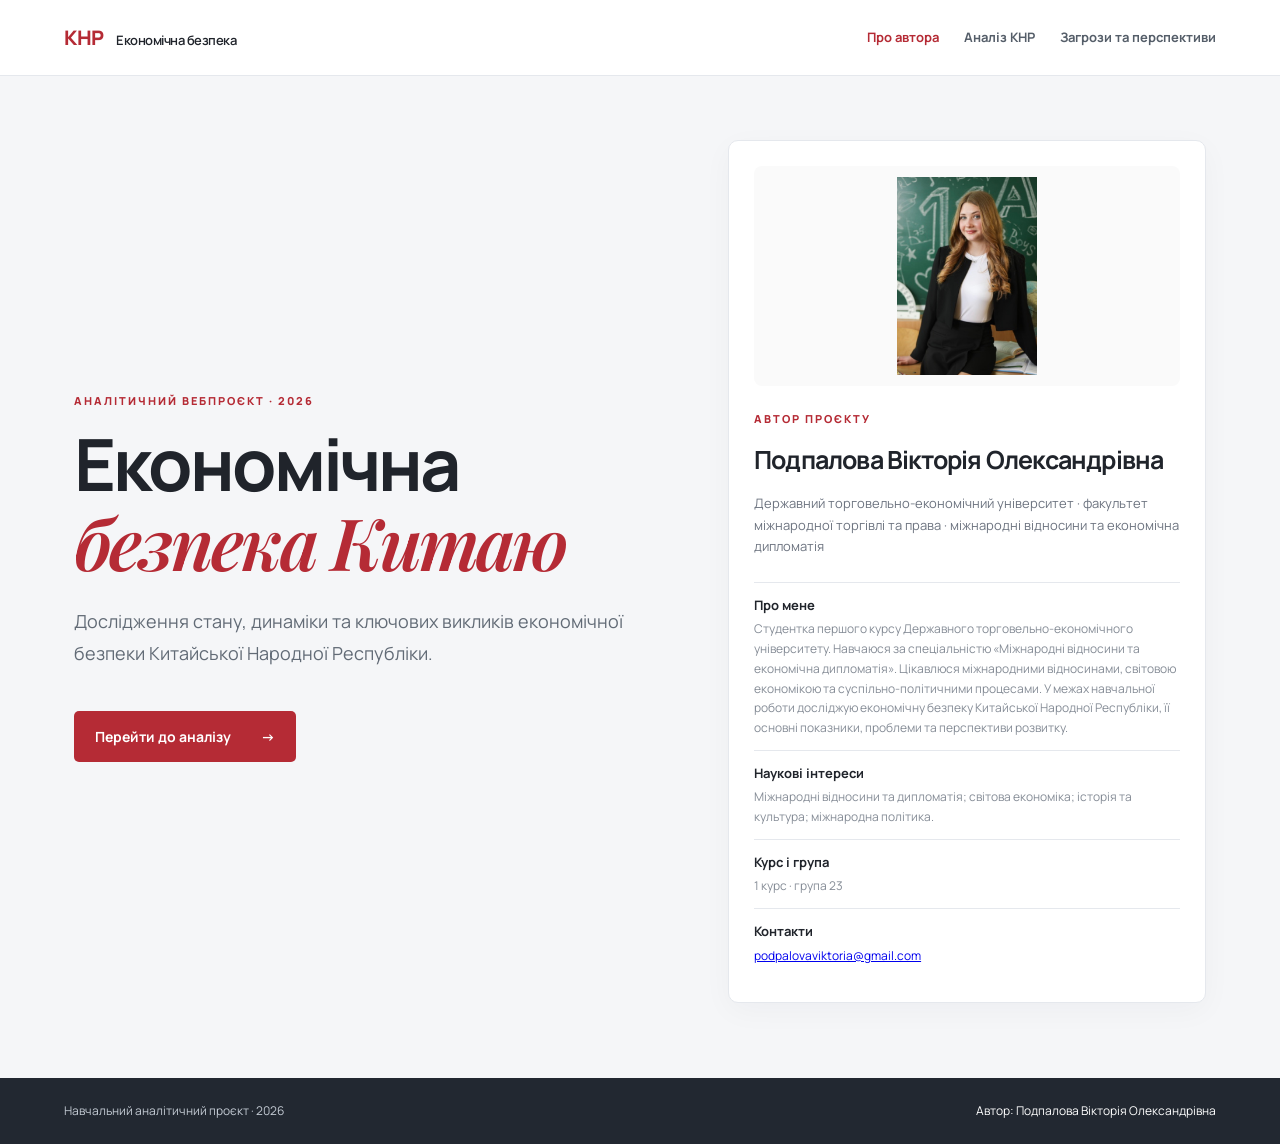
<file: index.html>
<!doctype html>
<html lang="uk"><head><meta charset="utf-8"><meta name="viewport" content="width=device-width,initial-scale=1"><title>Економічна безпека КНР | Про автора</title><link rel="stylesheet" href="style.css"></head>
<body><header class="top"><a class="brand" href="index.html">КНР <span>Економічна безпека</span></a><nav><a class="active" href="index.html">Про автора</a><a href="china.html">Аналіз КНР</a><a href="risks.html">Загрози та перспективи</a></nav></header>
<main class="hero author"><section class="intro"><p class="eyebrow">АНАЛІТИЧНИЙ ВЕБПРОЄКТ · 2026</p><h1>Економічна<br><em>безпека Китаю</em></h1><p class="lead">Дослідження стану, динаміки та ключових викликів економічної безпеки Китайської Народної Республіки.</p><a class="btn" href="china.html">Перейти до аналізу <span>→</span></a></section>
<section class="profile card"><div class="photo-frame"><img class="author-photo" src="photo-author.jpeg" alt="Фото авторки проєкту"></div><p class="eyebrow">АВТОР ПРОЄКТУ</p><h2>Подпалова Вікторія Олександрівна</h2><p class="muted">Державний торговельно-економічний університет · факультет міжнародної торгівлі та права · міжнародні відносини та економічна дипломатія</p><div class="placeholder-list"><div><b>Про мене</b><span>Студентка першого курсу Державного торговельно-економічного університету. Навчаюся за спеціальністю «Міжнародні відносини та економічна дипломатія». Цікавлюся міжнародними відносинами, світовою економікою та суспільно-політичними процесами. У межах навчальної роботи досліджую економічну безпеку Китайської Народної Республіки, її основні показники, проблеми та перспективи розвитку.</span></div><div><b>Наукові інтереси</b><span>Міжнародні відносини та дипломатія; світова економіка; історія та культура; міжнародна політика.</span></div><div><b>Курс і група</b><span>1 курс · група 23</span></div><div><b>Контакти</b><span><a href="mailto:podpalovaviktoria@gmail.com">podpalovaviktoria@gmail.com</a></span></div></div></section></main>
<footer>Навчальний аналітичний проєкт · 2026 <span>Автор: Подпалова Вікторія Олександрівна</span></footer></body></html>
</file>
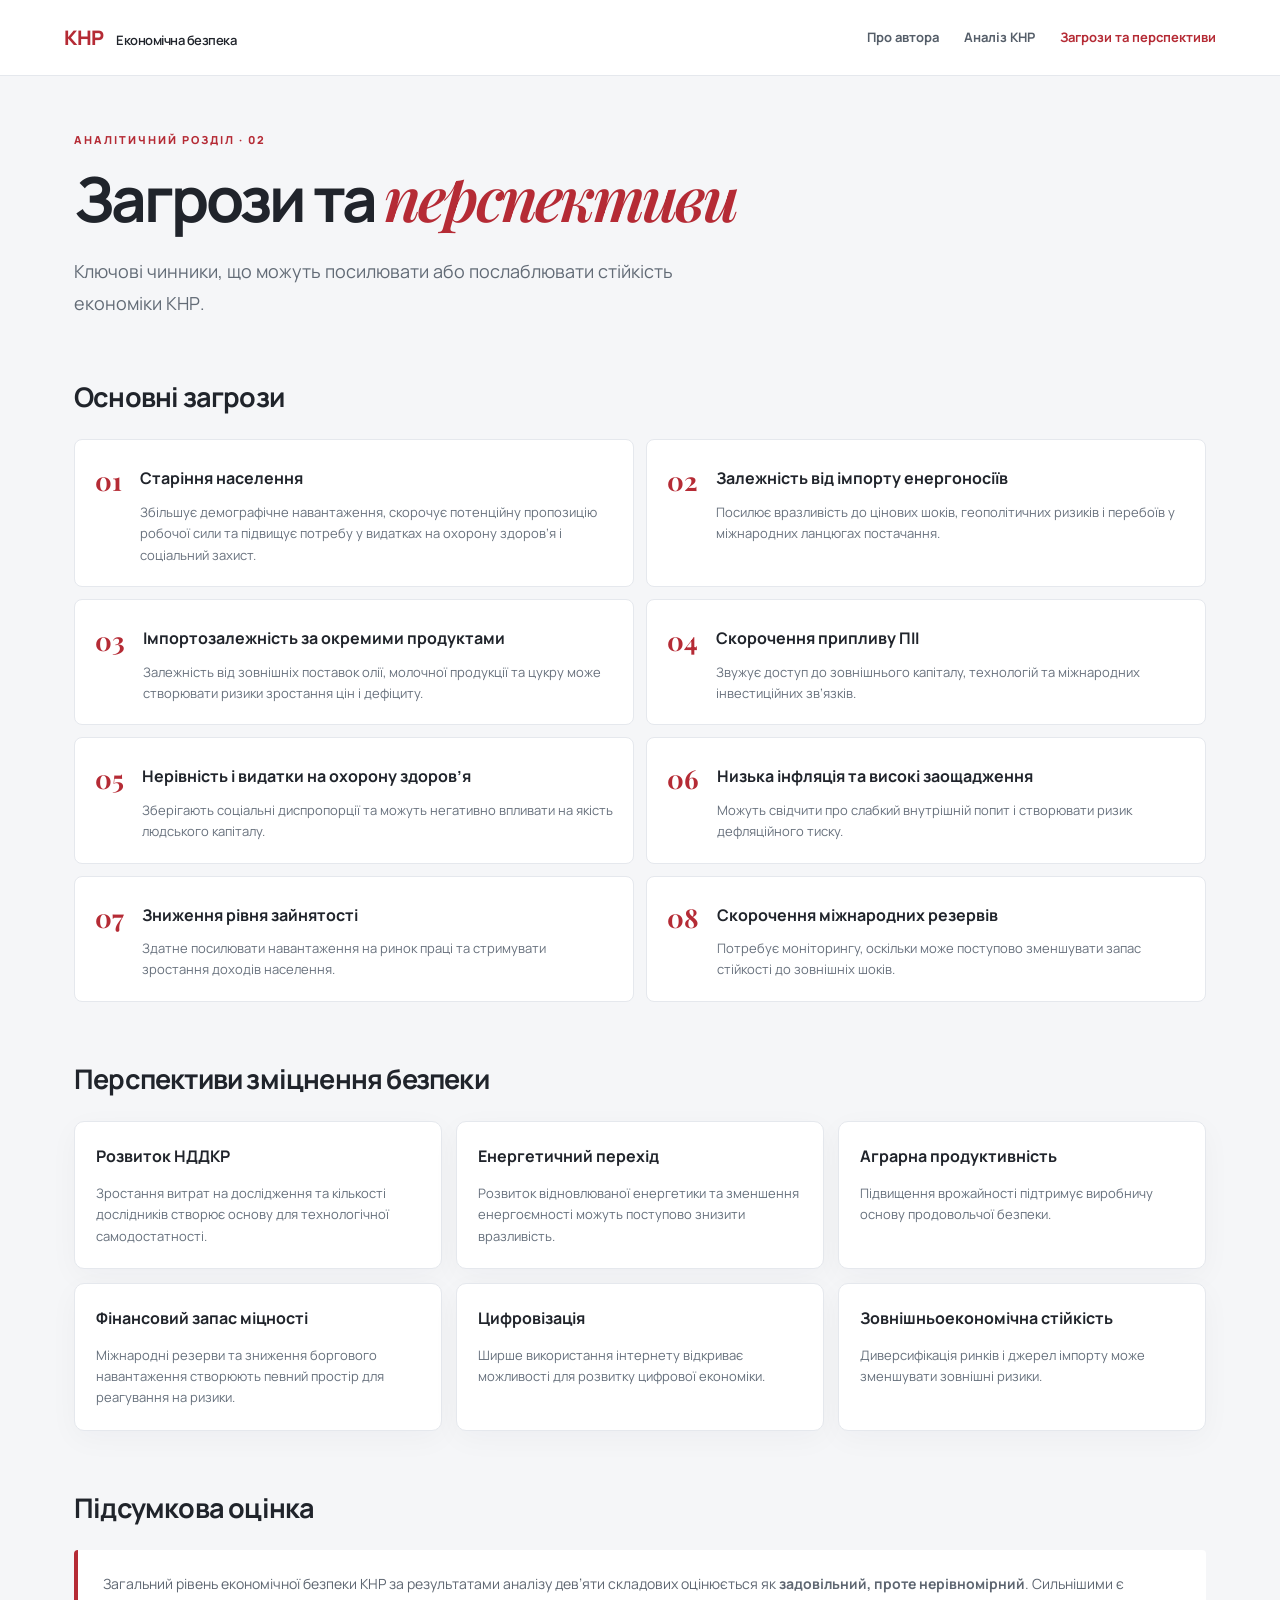
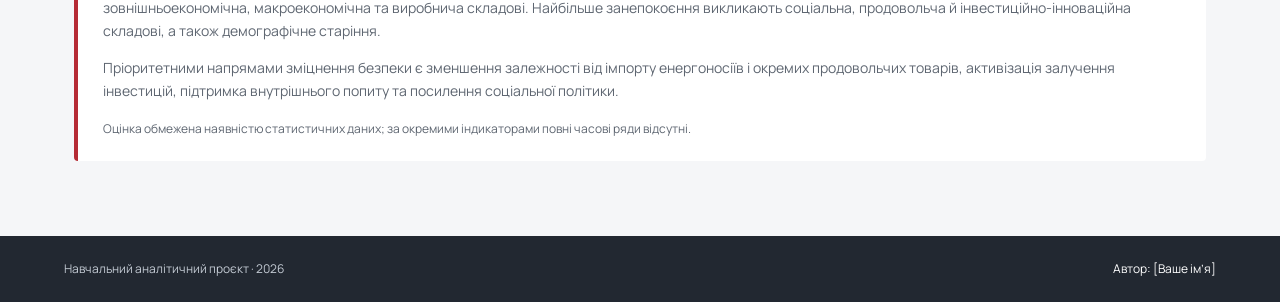
<file: risks.html>
<!doctype html><html lang="uk"><head><meta charset="utf-8"><meta name="viewport" content="width=device-width,initial-scale=1"><title>Загрози та перспективи КНР</title><link rel="stylesheet" href="style.css"></head><body><header class="top"><a class="brand" href="index.html">КНР <span>Економічна безпека</span></a><nav><a href="index.html">Про автора</a><a href="china.html">Аналіз КНР</a><a class="active" href="risks.html">Загрози та перспективи</a></nav></header><main class="wrap"><p class="eyebrow">АНАЛІТИЧНИЙ РОЗДІЛ · 02</p><h1>Загрози та <em>перспективи</em></h1><p class="lead">Ключові чинники, що можуть посилювати або послаблювати стійкість економіки КНР.</p><h2>Основні загрози</h2><div class="risklist">
<article><b>01</b><div><h3>Старіння населення</h3><p>Збільшує демографічне навантаження, скорочує потенційну пропозицію робочої сили та підвищує потребу у видатках на охорону здоров’я і соціальний захист.</p></div></article>
<article><b>02</b><div><h3>Залежність від імпорту енергоносіїв</h3><p>Посилює вразливість до цінових шоків, геополітичних ризиків і перебоїв у міжнародних ланцюгах постачання.</p></div></article>
<article><b>03</b><div><h3>Імпортозалежність за окремими продуктами</h3><p>Залежність від зовнішніх поставок олії, молочної продукції та цукру може створювати ризики зростання цін і дефіциту.</p></div></article>
<article><b>04</b><div><h3>Скорочення припливу ПІІ</h3><p>Звужує доступ до зовнішнього капіталу, технологій та міжнародних інвестиційних зв’язків.</p></div></article>
<article><b>05</b><div><h3>Нерівність і видатки на охорону здоров’я</h3><p>Зберігають соціальні диспропорції та можуть негативно впливати на якість людського капіталу.</p></div></article>
<article><b>06</b><div><h3>Низька інфляція та високі заощадження</h3><p>Можуть свідчити про слабкий внутрішній попит і створювати ризик дефляційного тиску.</p></div></article>
<article><b>07</b><div><h3>Зниження рівня зайнятості</h3><p>Здатне посилювати навантаження на ринок праці та стримувати зростання доходів населення.</p></div></article>
<article><b>08</b><div><h3>Скорочення міжнародних резервів</h3><p>Потребує моніторингу, оскільки може поступово зменшувати запас стійкості до зовнішніх шоків.</p></div></article></div>
<h2>Перспективи зміцнення безпеки</h2><div class="grid"><div class="panel"><b>Розвиток НДДКР</b><p>Зростання витрат на дослідження та кількості дослідників створює основу для технологічної самодостатності.</p></div><div class="panel"><b>Енергетичний перехід</b><p>Розвиток відновлюваної енергетики та зменшення енергоємності можуть поступово знизити вразливість.</p></div><div class="panel"><b>Аграрна продуктивність</b><p>Підвищення врожайності підтримує виробничу основу продовольчої безпеки.</p></div><div class="panel"><b>Фінансовий запас міцності</b><p>Міжнародні резерви та зниження боргового навантаження створюють певний простір для реагування на ризики.</p></div><div class="panel"><b>Цифровізація</b><p>Ширше використання інтернету відкриває можливості для розвитку цифрової економіки.</p></div><div class="panel"><b>Зовнішньоекономічна стійкість</b><p>Диверсифікація ринків і джерел імпорту може зменшувати зовнішні ризики.</p></div></div>
<h2>Підсумкова оцінка</h2><div class="conclusion"><p>Загальний рівень економічної безпеки КНР за результатами аналізу дев’яти складових оцінюється як <strong>задовільний, проте нерівномірний</strong>. Сильнішими є зовнішньоекономічна, макроекономічна та виробнича складові. Найбільше занепокоєння викликають соціальна, продовольча й інвестиційно-інноваційна складові, а також демографічне старіння.</p><p>Пріоритетними напрямами зміцнення безпеки є зменшення залежності від імпорту енергоносіїв і окремих продовольчих товарів, активізація залучення інвестицій, підтримка внутрішнього попиту та посилення соціальної політики.</p><small>Оцінка обмежена наявністю статистичних даних; за окремими індикаторами повні часові ряди відсутні.</small></div></main><footer>Навчальний аналітичний проєкт · 2026 <span>Автор: [Ваше ім’я]</span></footer></body></html>
</file>
<file: style.css>
@import url('https://fonts.googleapis.com/css2?family=Manrope:wght@400;500;600;700;800&family=Playfair+Display:ital,wght@0,600;0,700;1,600;1,700&display=swap');
:root{--ink:#20242b;--muted:#6d7480;--red:#b52b35;--paper:#f5f6f8;--line:#e5e8ed}*{box-sizing:border-box}body{margin:0;background:var(--paper);color:var(--ink);font-family:Manrope,Arial,sans-serif;line-height:1.65}.top{height:auto;min-height:76px;padding:16px max(5vw,22px);display:flex;align-items:center;justify-content:space-between;gap:24px;background:#fff;border-bottom:1px solid var(--line)}.brand{font-weight:800;font-size:20px;color:var(--red);text-decoration:none;letter-spacing:-.5px}.brand span{color:var(--ink);font-size:13px;font-weight:600;margin-left:9px}nav{display:flex;gap:25px;flex-wrap:wrap}nav a{font-size:13px;color:#555e69;text-decoration:none;font-weight:700}nav a:hover,nav a.active{color:var(--red)}.hero{max-width:1180px;margin:64px auto;padding:0 24px;display:grid;grid-template-columns:1.1fr .9fr;gap:70px;align-items:center;min-height:65vh}.eyebrow{font-size:11px;letter-spacing:2px;font-weight:800;color:var(--red)}h1{font-size:clamp(42px,6vw,72px);line-height:1.08;letter-spacing:-3px;margin:15px 0 22px}h1 em{font-family:'Playfair Display',serif;color:var(--red);font-weight:600}.lead{font-size:18px;color:#626b76;max-width:680px;line-height:1.8}.btn{display:inline-flex;gap:30px;align-items:center;margin-top:24px;background:var(--red);color:#fff;padding:14px 21px;border-radius:5px;text-decoration:none;font-weight:700;font-size:14px}.card,.panel{background:#fff;border:1px solid var(--line);border-radius:10px;padding:25px;box-shadow:0 8px 30px rgba(26,36,50,.035)}.profile h2{font-size:25px;margin:6px 0}.photo-placeholder{height:145px;border:1px dashed #c8cdd5;border-radius:7px;background:#fafafa;display:flex;flex-direction:column;justify-content:center;align-items:center;color:#9299a3;margin-bottom:24px;font-size:12px;letter-spacing:1px}.photo-placeholder small{letter-spacing:0;margin-top:4px}.muted{color:var(--muted);font-size:13px}.placeholder-list{margin-top:24px}.placeholder-list div{padding:12px 0;border-top:1px solid var(--line);display:flex;flex-direction:column;gap:3px}.placeholder-list b{font-size:13px}.placeholder-list span,.hint{font-size:12px;color:#858c96}.hint{background:#faf4f4;padding:10px;border-radius:5px}.wrap{max-width:1180px;margin:55px auto;padding:0 24px}.wrap h1{font-size:clamp(40px,5vw,62px)}h2{font-size:27px;letter-spacing:-.8px;margin:55px 0 20px}h3{font-size:16px;margin:5px 0 10px}.stats{display:grid;grid-template-columns:repeat(3,1fr);gap:15px;margin:38px 0}.stats article{background:#242a33;color:#fff;padding:23px;border-radius:8px;display:flex;flex-direction:column}.stats small{color:#b8c0cb;font-size:12px}.stats strong{font-size:25px;margin:8px 0;color:#fff}.stats span{font-size:12px;color:#d0d5dc}.grid{display:grid;grid-template-columns:repeat(3,1fr);gap:14px}.panel{padding:21px}.panel p{font-size:13px;color:#66707c;margin-bottom:0}.status{display:inline-block;font-size:10px;font-weight:800;padding:4px 9px;border-radius:20px;margin:12px 0 3px}.good{background:#e5f3eb;color:#287447}.mixed{background:#fff2dc;color:#93600a}.bad{background:#fbe7e8;color:#a72d36}.charts{display:grid;grid-template-columns:repeat(2,1fr);gap:16px}.charts .panel{min-width:0}.charts h3{margin-bottom:20px}.note,.conclusion{background:#fff;border-left:4px solid var(--red);padding:22px 25px;border-radius:4px;color:#5e6671;font-size:14px}.sources{padding-left:20px;font-size:14px}.sources a{color:var(--red)}.risklist{display:grid;grid-template-columns:repeat(2,1fr);gap:12px}.risklist article{background:#fff;border:1px solid var(--line);border-radius:8px;padding:20px;display:flex;gap:18px}.risklist article>b{font-family:'Playfair Display',serif;font-size:26px;color:var(--red)}.risklist p{font-size:13px;color:#68717d;margin:0}.conclusion p{margin-top:0}.conclusion small{font-size:12px}footer{margin-top:75px;padding:23px max(5vw,22px);background:#222831;color:#c4cbd4;font-size:12px;display:flex;justify-content:space-between;gap:15px}footer span{color:#fff}@media(max-width:800px){.top{align-items:flex-start;flex-direction:column}.hero{grid-template-columns:1fr;margin:35px auto;gap:35px}.grid{grid-template-columns:repeat(2,1fr)}.risklist{grid-template-columns:1fr}.charts{grid-template-columns:1fr}.stats{grid-template-columns:1fr}.wrap{margin:35px auto}h1{letter-spacing:-1.5px}}@media(max-width:520px){nav{gap:13px}nav a{font-size:11px}.grid{grid-template-columns:1fr}.brand span{display:block;margin:0}.lead{font-size:15px}footer{flex-direction:column}}

.photo-frame{height:220px;overflow:hidden;border-radius:8px;margin-bottom:24px;background:#fafafa;display:flex;align-items:center;justify-content:center}.author-photo{display:block;width:90%;height:90%;object-fit:contain;object-position:center center}
</file>
